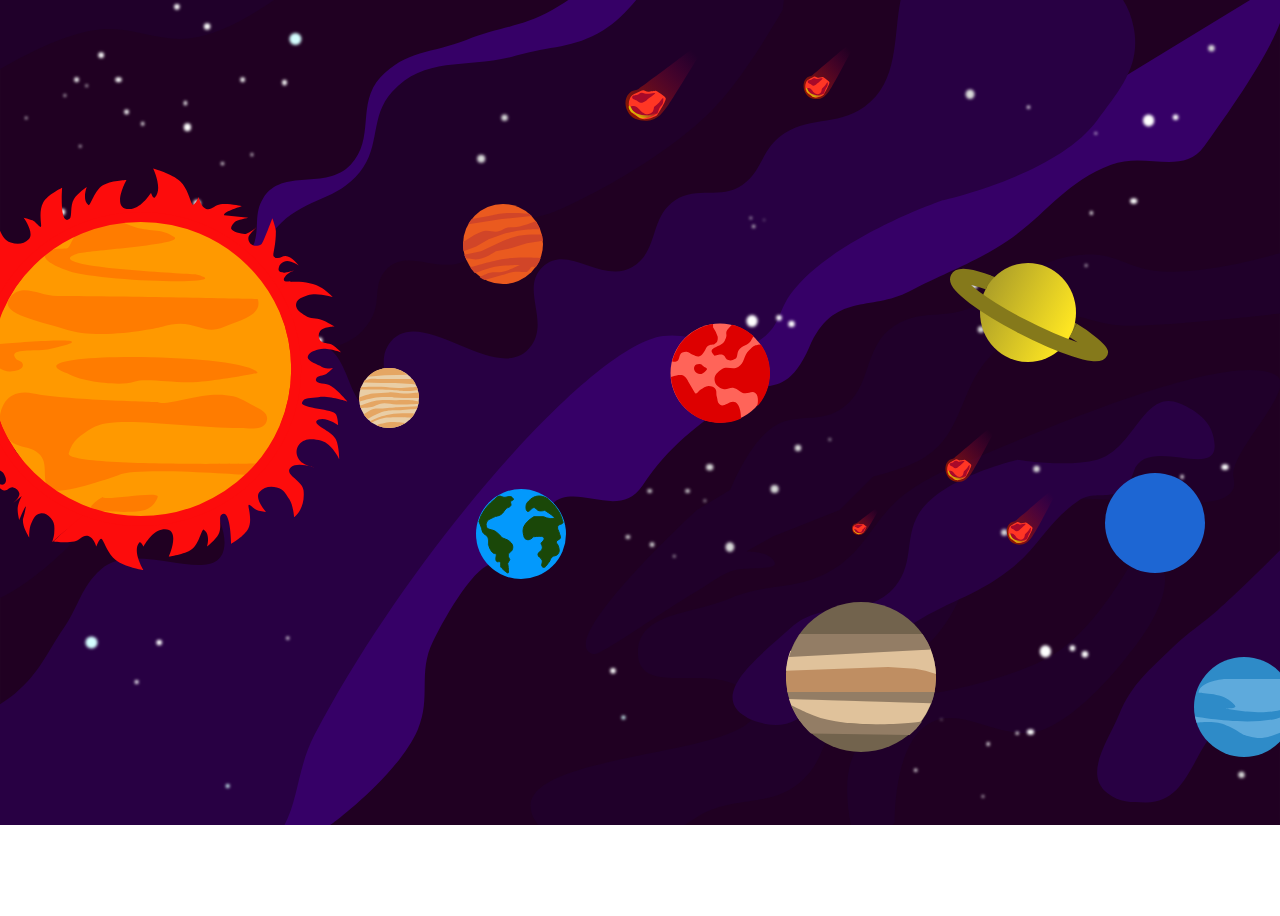
<file: index.html>
<!DOCTYPE html>
<html>
  <head>
    <title>Sistema solar</title>
    <meta name="viewport" content="width=device-width, initial-scale=1.0" />
    <link rel="stylesheet" href="styles.css" />
  </head>

  <body>
    <main>
      <img
        src="./img/sistemaSolar.svg"
        alt="Sistema solar"
        usemap="#mapSistemaSolar"
      />
    </main>

    <map name="mapSistemaSolar">
      <area
        shape="circle"
        coords="221,219,200"
        alt="Sol"
        href="pegaPlanet/sol.html"
      />

      <area
        shape="circle"
        coords="469,248,30"
        alt="Mercúrio"
        href="pegaPlanet/mercurio.html"
      />

      <area
        shape="circle"
        coords="800,223,50"
        alt="Marte"
        href="pegaPlanet/marte.html"
      />

      <area
        shape="circle"
        coords="601,384,45"
        alt="Terra"
        href="pegaPlanet/terra.html"
      />

      <area
        shape="circle"
        coords="583,94,40"
        alt="Vênus"
        href="pegaPlanet/venus.html"
      />

      <area
        shape="circle"
        coords="914,527,75"
        alt="Júpiter"
        href="pegaPlanet/jupiter.html"
      />

      <area
        shape="circle"
        coords="1108,162,48"
        alt="Saturno"
        href="pegaPlanet/saturno.html"
      />

      <area
        shape="circle"
        coords="1324,557,50"
        alt="Netuno"
        href="pegaPlanet/netuno.html"
      />

      <area
        shape="circle"
        coords="1235,373,50"
        alt="Urano"
        href="pegaPlanet/urano.html"
      />
    </map>
  </body>
</html>
</file>
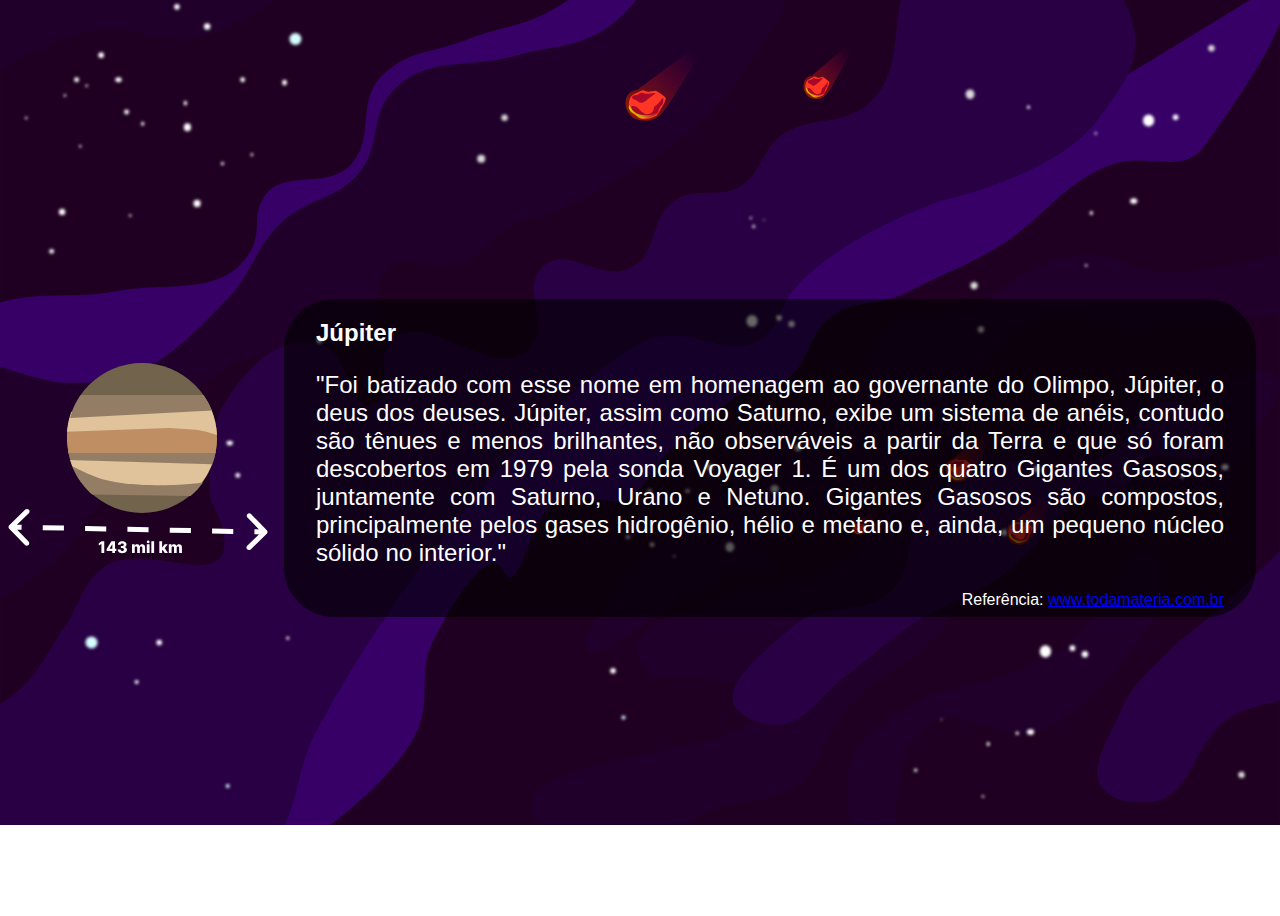
<file: pegaPlanet/jupiter.html>
<!DOCTYPE html>
<html>
  <head>
    <title>Júpiter</title>
    <meta name="viewport" content="width=device-width, initial-scale=1.0" />
    <link rel="stylesheet" href="../styles.css" />
  </head>

  <body>
    <main>
      <img clsse="planet" src="../img/jupiter.svg" alt="Júpiter" />
      <article>
        <h2>Júpiter</h2>
        <p>
          "Foi batizado com esse nome em homenagem ao governante do Olimpo,
          Júpiter, o deus dos deuses. Júpiter, assim como Saturno, exibe um
          sistema de anéis, contudo são tênues e menos brilhantes, não
          observáveis a partir da Terra e que só foram descobertos em 1979 pela
          sonda Voyager 1. É um dos quatro Gigantes Gasosos, juntamente com
          Saturno, Urano e Netuno. Gigantes Gasosos são compostos,
          principalmente pelos gases hidrogênio, hélio e metano e, ainda, um
          pequeno núcleo sólido no interior."
        </p>
        <div>
          Referência:
          <a href="https://www.todamateria.com.br/planeta-jupiter/"
            >www.todamateria.com.br</a
          >
        </div>
      </article>
    </main>
  </body>
</html>
</file>
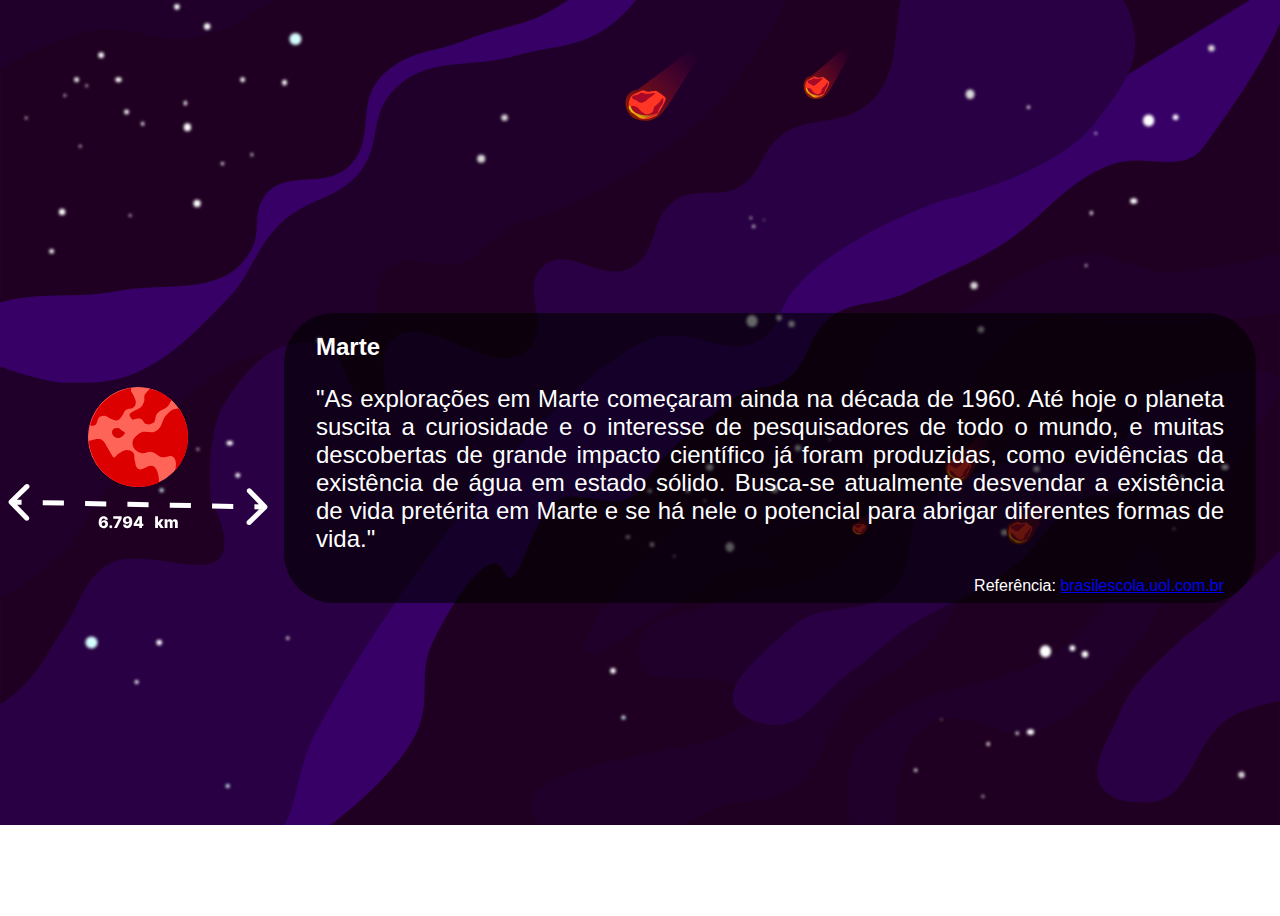
<file: pegaPlanet/marte.html>
<!DOCTYPE html>
<html>
  <head>
    <title>Marte</title>
    <meta name="viewport" content="width=device-width, initial-scale=1.0" />
    <link rel="stylesheet" href="../styles.css" />
  </head>

  <body>
    <main>
      <img src="../img/marte.svg" alt="Marte" />
      <article>
        <h2>Marte</h2>
        <p>
          "As explorações em Marte começaram ainda na década de 1960. Até hoje o
          planeta suscita a curiosidade e o interesse de pesquisadores de todo o
          mundo, e muitas descobertas de grande impacto científico já foram
          produzidas, como evidências da existência de água em estado sólido.
          Busca-se atualmente desvendar a existência de vida pretérita em Marte
          e se há nele o potencial para abrigar diferentes formas de vida."
        </p>
        <div>
          Referência:
          <a href="https://brasilescola.uol.com.br/geografia/marte.htm"
            >brasilescola.uol.com.br</a
          >
        </div>
      </article>
    </main>
  </body>
</html>
</file>
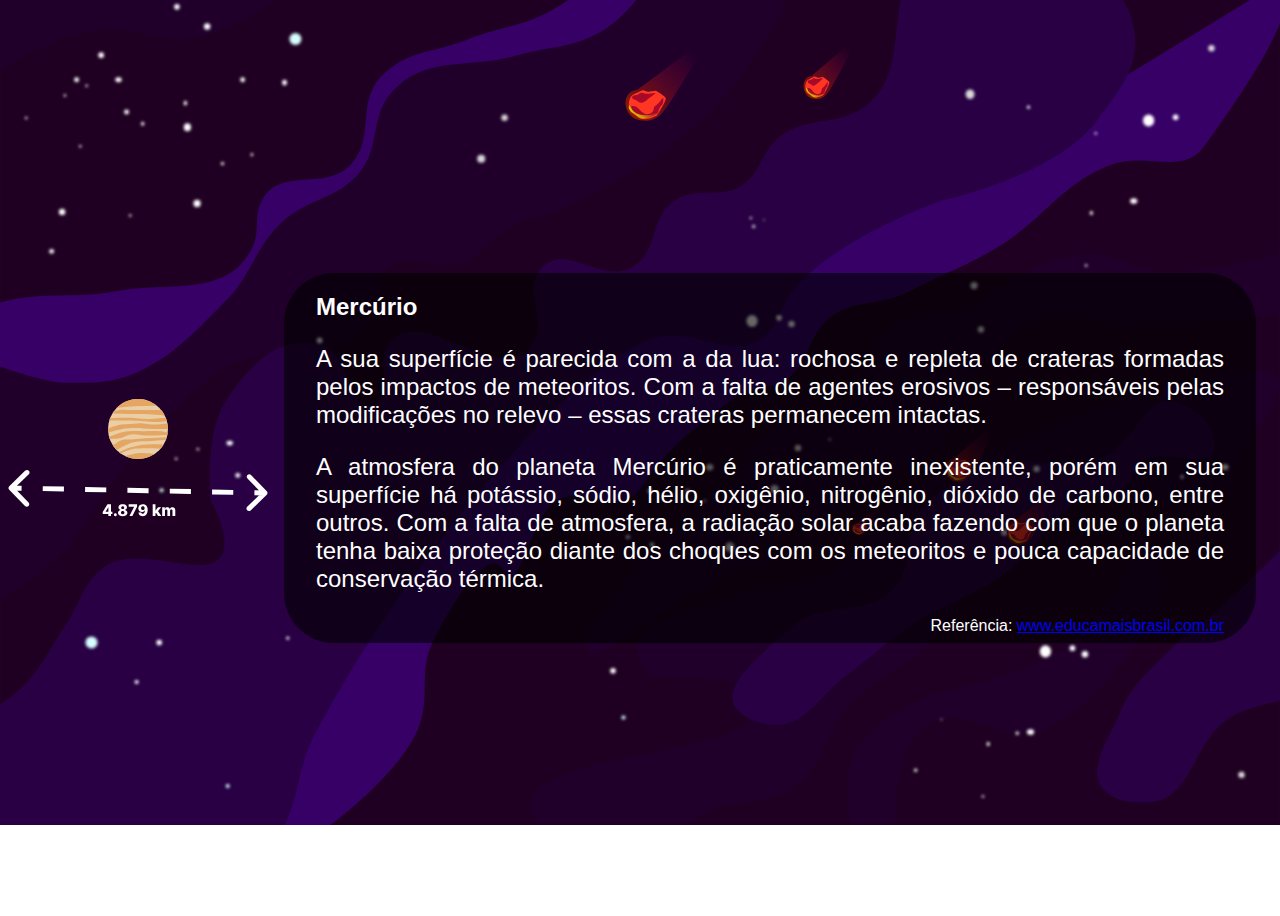
<file: pegaPlanet/mercurio.html>
<!DOCTYPE html>
<html>
  <head>
    <title>Mercúrio</title>
    <meta name="viewport" content="width=device-width, initial-scale=1.0" />
    <link rel="stylesheet" href="../styles.css" />
  </head>

  <body>
    <main>
      <img src="../img/mercurio.svg" alt="Mercúrio" />
      <article>
        <h2>Mercúrio</h2>
        <p>
          A sua superfície é parecida com a da lua: rochosa e repleta de
          crateras formadas pelos impactos de meteoritos. Com a falta de agentes
          erosivos – responsáveis pelas modificações no relevo – essas crateras
          permanecem intactas.
        </p>
        <p>
          A atmosfera do planeta Mercúrio é praticamente inexistente, porém em
          sua superfície há potássio, sódio, hélio, oxigênio, nitrogênio,
          dióxido de carbono, entre outros. Com a falta de atmosfera, a radiação
          solar acaba fazendo com que o planeta tenha baixa proteção diante dos
          choques com os meteoritos e pouca capacidade de conservação térmica.
        </p>
        <div>
          Referência:
          <a
            href=" https://www.educamaisbrasil.com.br/enem/astronomia/planeta-mercurio"
            >www.educamaisbrasil.com.br</a
          >
        </div>
      </article>
    </main>
  </body>
</html>
</file>
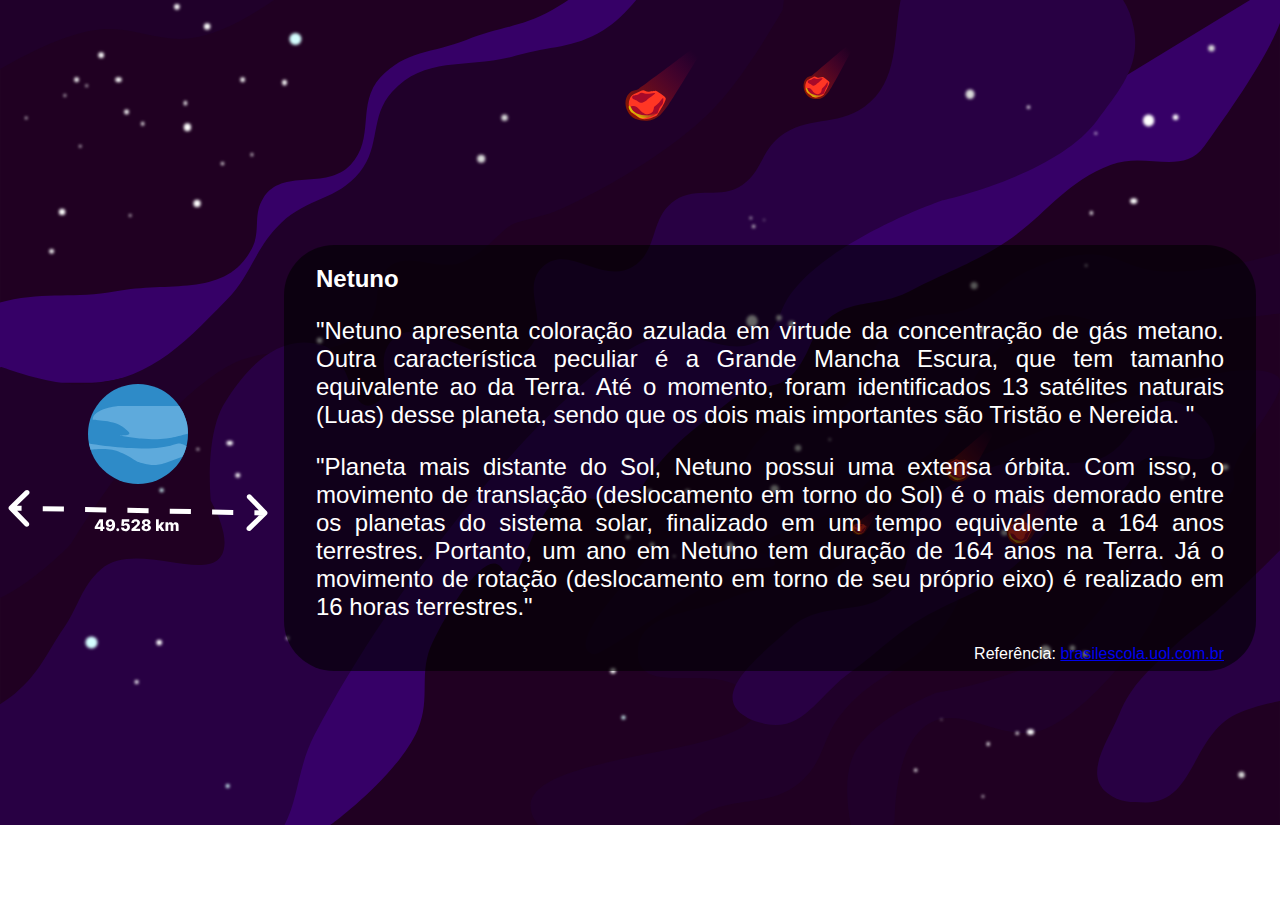
<file: pegaPlanet/netuno.html>
<!DOCTYPE html>
<html>
  <head>
    <title>Netuno</title>
    <meta name="viewport" content="width=device-width, initial-scale=1.0" />
    <link rel="stylesheet" href="../styles.css" />
  </head>

  <body>
    <main>
      <img src="../img/netuno.svg" alt="Netuno" />
      <article>
        <h2>Netuno</h2>
        <p>
          "Netuno apresenta coloração azulada em virtude da concentração de gás
          metano. Outra característica peculiar é a Grande Mancha Escura, que
          tem tamanho equivalente ao da Terra. Até o momento, foram
          identificados 13 satélites naturais (Luas) desse planeta, sendo que os
          dois mais importantes são Tristão e Nereida. "
        </p>
        <p>
          "Planeta mais distante do Sol, Netuno possui uma extensa órbita. Com
          isso, o movimento de translação (deslocamento em torno do Sol) é o
          mais demorado entre os planetas do sistema solar, finalizado em um
          tempo equivalente a 164 anos terrestres. Portanto, um ano em Netuno
          tem duração de 164 anos na Terra. Já o movimento de rotação
          (deslocamento em torno de seu próprio eixo) é realizado em 16 horas
          terrestres."
        </p>
        <div>
          Referência:
          <a href="https://brasilescola.uol.com.br/geografia/netuno-2.htm"
            >brasilescola.uol.com.br</a
          >
        </div>
      </article>
    </main>
  </body>
</html>
</file>
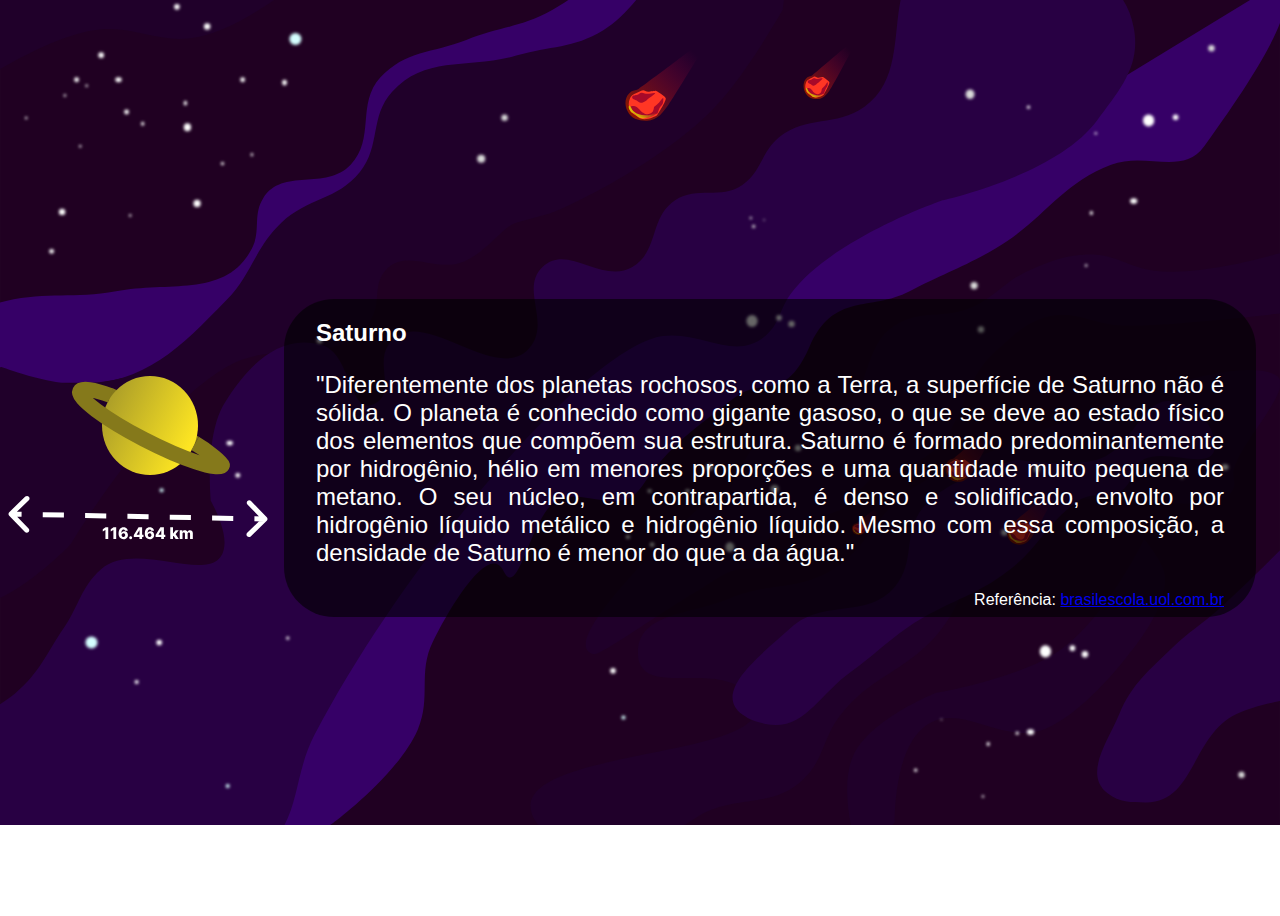
<file: pegaPlanet/saturno.html>
<!DOCTYPE html>
<html>
  <head>
    <title>Saturno</title>
    <meta name="viewport" content="width=device-width, initial-scale=1.0" />
    <link rel="stylesheet" href="../styles.css" />
  </head>

  <body>
    <main>
      <img src="../img/saturno.svg" alt="Saturno" />
      <article>
        <h2>Saturno</h2>
        <p>
          "Diferentemente dos planetas rochosos, como a Terra, a superfície de
          Saturno não é sólida. O planeta é conhecido como gigante gasoso, o que
          se deve ao estado físico dos elementos que compõem sua estrutura.
          Saturno é formado predominantemente por hidrogênio, hélio em menores
          proporções e uma quantidade muito pequena de metano. O seu núcleo, em
          contrapartida, é denso e solidificado, envolto por hidrogênio líquido
          metálico e hidrogênio líquido. Mesmo com essa composição, a densidade
          de Saturno é menor do que a da água."
        </p>
        <div>
          Referência:
          <a href="https://brasilescola.uol.com.br/geografia/saturno.htm"
            >brasilescola.uol.com.br</a
          >
        </div>
      </article>
    </main>
  </body>
</html>
</file>
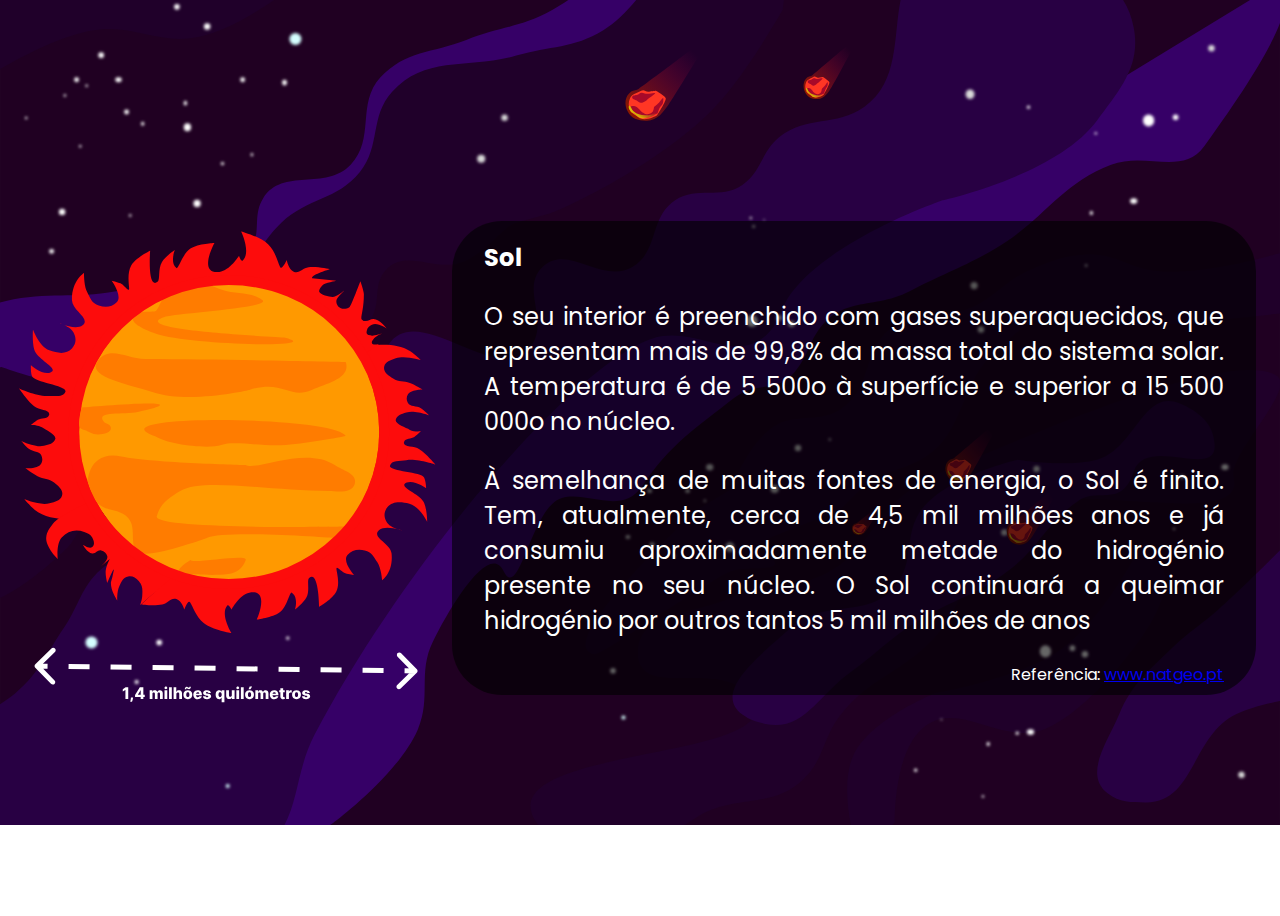
<file: pegaPlanet/sol.html>
<!DOCTYPE html>
<html>
  <head>
    <title>Sol</title>
    <meta name="viewport" content="width=device-width, initial-scale=1.0" />
    <link rel="stylesheet" href="../styles.css" />
    <link rel="preconnect" href="https://fonts.googleapis.com" />
    <link rel="preconnect" href="https://fonts.gstatic.com" crossorigin />
    <link
      href="https://fonts.googleapis.com/css2?family=Poppins:wght@200;400;600;700&display=swap"
      rel="stylesheet"
    />
  </head>

  <body>
    <main>
      <img src="../img/sol.svg" alt="Sol" />
      <article>
        <h2>Sol</h2>
        <p>
          O seu interior é preenchido com gases superaquecidos, que representam
          mais de 99,8% da massa total do sistema solar. A temperatura é de 5
          500o à superfície e superior a 15 500 000o no núcleo.
        </p>
        <p>
          À semelhança de muitas fontes de energia, o Sol é finito. Tem,
          atualmente, cerca de 4,5 mil milhões anos e já consumiu
          aproximadamente metade do hidrogénio presente no seu núcleo. O Sol
          continuará a queimar hidrogénio por outros tantos 5 mil milhões de
          anos
        </p>
        <div>
          Referência:
          <a
            href="https://www.natgeo.pt/ciencia/2018/05/o-sol-factos-e-curiosidades#:~:text=O%20seu%20interior%20%C3%A9%20preenchido,hidrog%C3%A9nio%20em%20h%C3%A9lio%2C%20produzindo%20energia."
            >www.natgeo.pt</a
          >
        </div>
      </article>
    </main>
  </body>
</html>
</file>
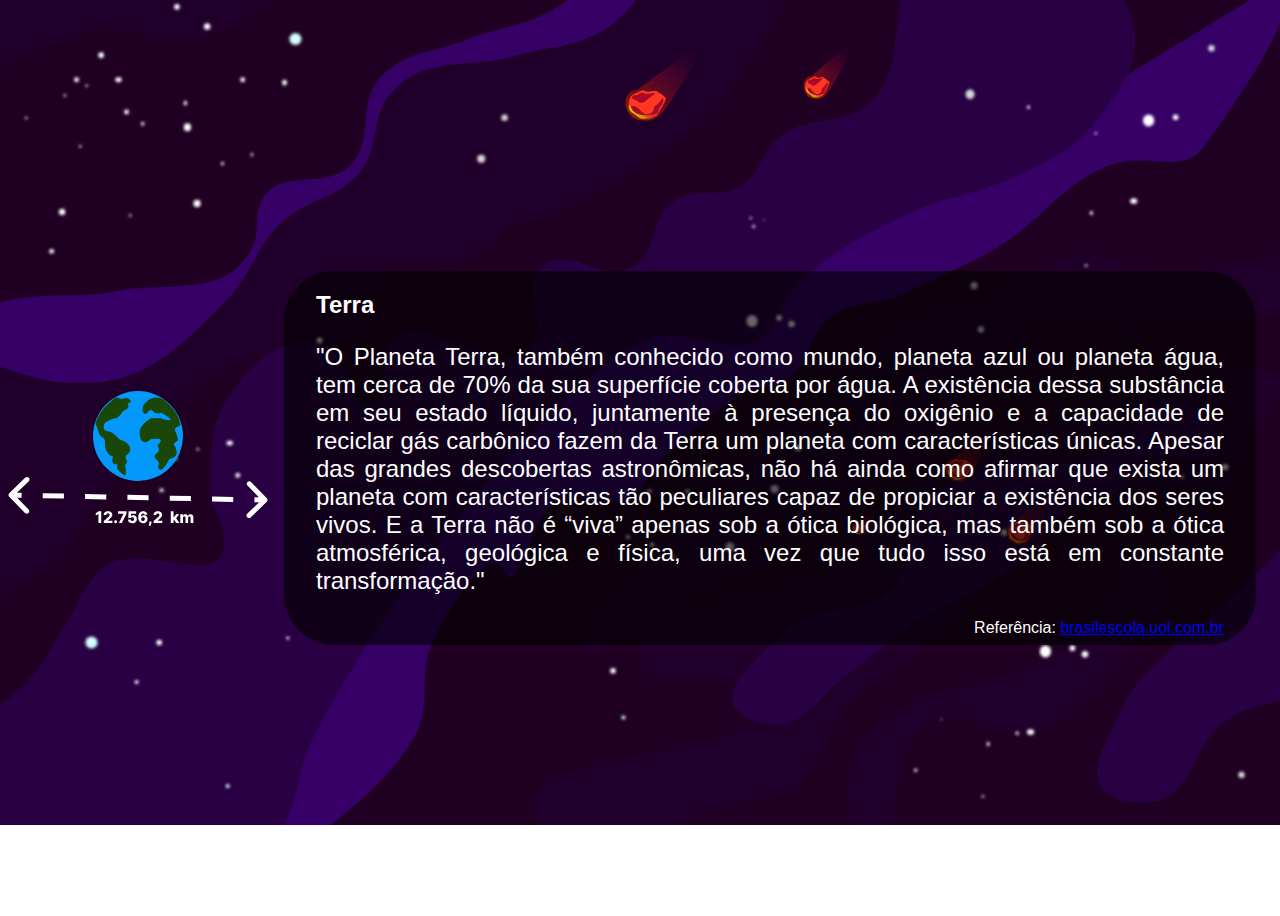
<file: pegaPlanet/terra.html>
<!DOCTYPE html>
<html>
  <head>
    <title>Terra</title>
    <meta name="viewport" content="width=device-width, initial-scale=1.0" />
    <link rel="stylesheet" href="../styles.css" />
  </head>

  <body>
    <main>
      <img src="../img/terra.svg" alt="Terra" />
      <article>
        <h2>Terra</h2>
        <p>
          "O Planeta Terra, também conhecido como mundo, planeta azul ou planeta
          água, tem cerca de 70% da sua superfície coberta por água. A
          existência dessa substância em seu estado líquido, juntamente à
          presença do oxigênio e a capacidade de reciclar gás carbônico fazem da
          Terra um planeta com características únicas. Apesar das grandes
          descobertas astronômicas, não há ainda como afirmar que exista um
          planeta com características tão peculiares capaz de propiciar a
          existência dos seres vivos. E a Terra não é “viva” apenas sob a ótica
          biológica, mas também sob a ótica atmosférica, geológica e física, uma
          vez que tudo isso está em constante transformação."
        </p>
        <div>
          Referência:
          <a
            href="https://brasilescola.uol.com.br/geografia/o-planeta-terra.html"
            >brasilescola.uol.com.br</a
          >
        </div>
      </article>
    </main>
  </body>
</html>
</file>
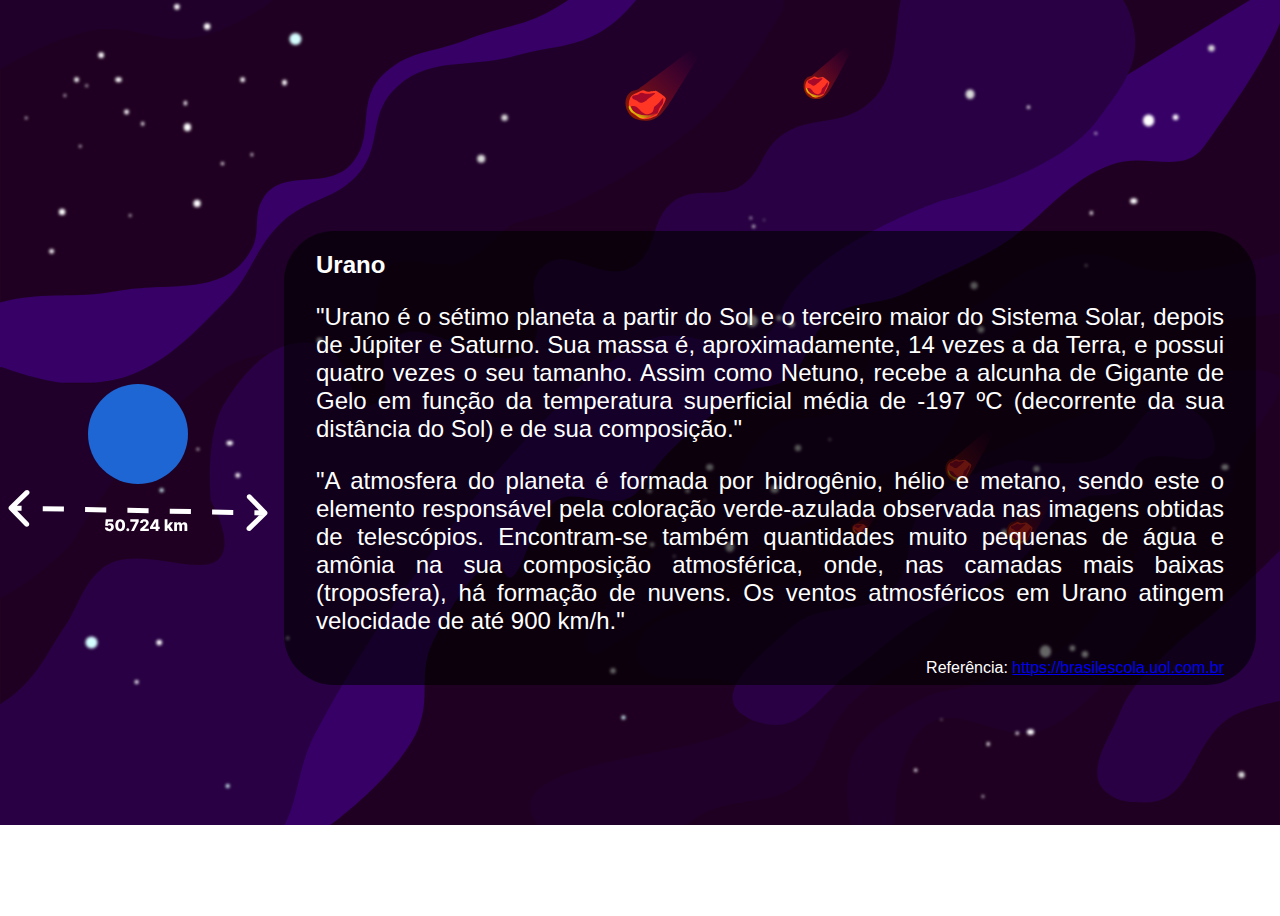
<file: pegaPlanet/urano.html>
<!DOCTYPE html>
<html>
  <head>
    <title>Urano</title>
    <meta name="viewport" content="width=device-width, initial-scale=1.0" />
    <link rel="stylesheet" href="../styles.css" />
  </head>

  <body>
    <main>
      <img src="../img/urano.svg" alt="Urano" />
      <article>
        <h2>Urano</h2>
        <p>
          "Urano é o sétimo planeta a partir do Sol e o terceiro maior do
          Sistema Solar, depois de Júpiter e Saturno. Sua massa é,
          aproximadamente, 14 vezes a da Terra, e possui quatro vezes o seu
          tamanho. Assim como Netuno, recebe a alcunha de Gigante de Gelo em
          função da temperatura superficial média de -197 ºC (decorrente da sua
          distância do Sol) e de sua composição."
        </p>
        <p>
          "A atmosfera do planeta é formada por hidrogênio, hélio e metano,
          sendo este o elemento responsável pela coloração verde-azulada
          observada nas imagens obtidas de telescópios. Encontram-se também
          quantidades muito pequenas de água e amônia na sua composição
          atmosférica, onde, nas camadas mais baixas (troposfera), há formação
          de nuvens. Os ventos atmosféricos em Urano atingem velocidade de até
          900 km/h."
        </p>

        <div>
          Referência:
          <a href=" https://brasilescola.uol.com.br/geografia/urano-2.htm"
            >https://brasilescola.uol.com.br</a
          >
        </div>
      </article>
    </main>
  </body>
</html>
</file>
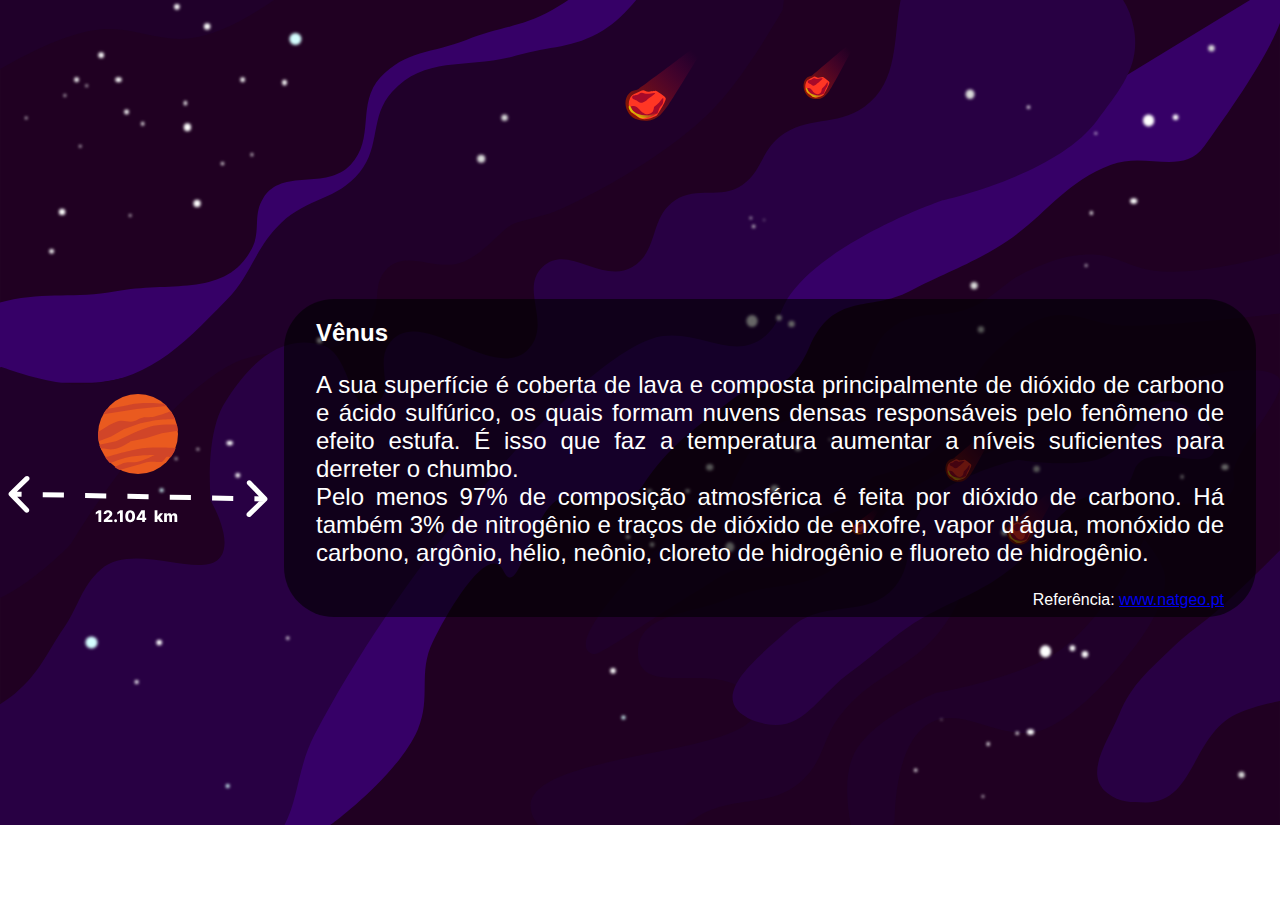
<file: pegaPlanet/venus.html>
<!DOCTYPE html>
<html>
  <head>
    <title>Vênus</title>
    <meta name="viewport" content="width=device-width, initial-scale=1.0" />
    <link rel="stylesheet" href="../styles.css" />
  </head>

  <body>
    <main>
      <img src="../img/venus.svg" alt="Vênus" />
      <article>
        <h2>Vênus</h2>
        <p>
          A sua superfície é coberta de lava e composta principalmente de
          dióxido de carbono e ácido sulfúrico, os quais formam nuvens densas
          responsáveis pelo fenômeno de efeito estufa. É isso que faz a
          temperatura aumentar a níveis suficientes para derreter o chumbo.
          <br />
          Pelo menos 97% de composição atmosférica é feita por dióxido de
          carbono. Há também 3% de nitrogênio e traços de dióxido de enxofre,
          vapor d'água, monóxido de carbono, argônio, hélio, neônio, cloreto de
          hidrogênio e fluoreto de hidrogênio.
        </p>
        <div>
          Referência:
          <a
            href="https://www.natgeo.pt/ciencia/2018/05/o-sol-factos-e-curiosidades#:~:text=O%20seu%20interior%20%C3%A9%20preenchido,hidrog%C3%A9nio%20em%20h%C3%A9lio%2C%20produzindo%20energia."
            >www.natgeo.pt</a
          >
        </div>
      </article>
    </main>
  </body>
</html>
</file>
<file: styles.css>
body {
  background-image: url("img/background.svg");
  background-repeat: no-repeat;
  background-size: 100%;
  overflow: hidden;
}

main {
  height: 100vh;
  width: 100vw;
  display: flex;
  align-items: center;
  justify-content: center;
}

p {
  font-size: 1.5rem;
  text-align: justify;
}

article {
  color: #fff;
  margin-left: 1rem;
  margin-right: 2rem;
  padding: 0rem 2rem 0rem 2rem;
  border-radius: 50px;
  font-family: "Poppins", sans-serif;
  background: rgba(0, 0, 0, 0.6);
}

article div {
  text-align: right;
  margin-bottom: 0.5rem;
}
</file>
